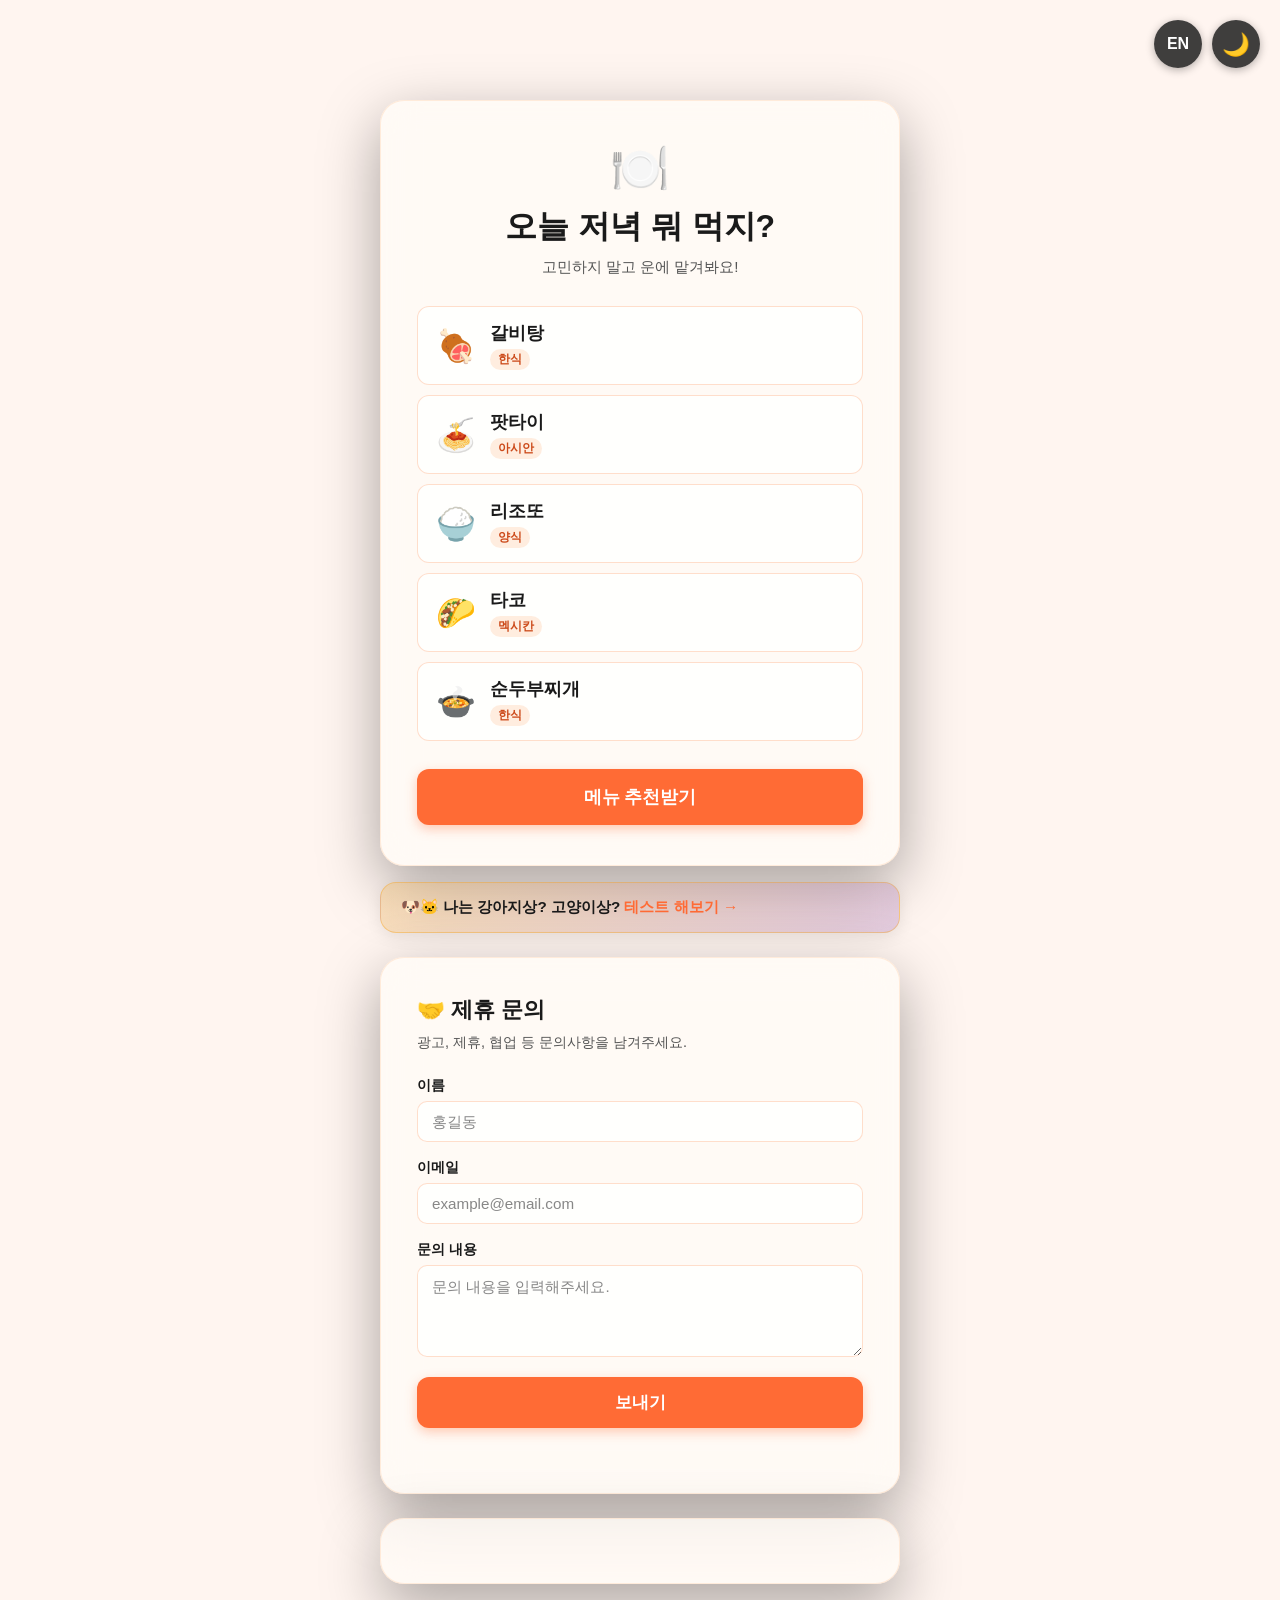
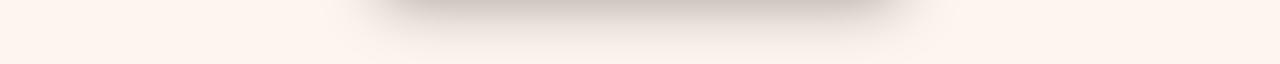
<file: menu.html>
<!DOCTYPE html>
<html lang="ko">
<head>
    <meta charset="UTF-8">
    <meta name="viewport" content="width=device-width, initial-scale=1.0">
    <title>오늘 저녁 뭐 먹지? | 랜덤 저녁 메뉴 추천</title>

    <!-- SEO 기본 메타 태그 -->
    <meta name="description" content="저녁 메뉴 고르기 어려우세요? AI가 랜덤으로 저녁 메뉴를 추천해드려요. 삼겹살, 파스타, 초밥 등 30가지 메뉴 중 5가지를 무료로 추천!">
    <meta name="keywords" content="저녁 메뉴 추천, 오늘 저녁 뭐 먹지, 랜덤 메뉴 추천, 저녁 메뉴, 메뉴 추천, 오늘 뭐 먹지, 저녁 추천">
    <meta name="robots" content="index, follow">
    <meta name="author" content="HongSam">
    <link rel="canonical" href="https://hongsam01.pages.dev/menu.html">

    <!-- Open Graph (카카오톡·페이스북·네이버 공유) -->
    <meta property="og:type" content="website">
    <meta property="og:url" content="https://hongsam01.pages.dev/menu.html">
    <meta property="og:title" content="오늘 저녁 뭐 먹지? | 랜덤 저녁 메뉴 추천">
    <meta property="og:description" content="저녁 메뉴 고르기 어려우세요? AI가 랜덤으로 저녁 메뉴를 추천해드려요. 30가지 메뉴 중 5가지 무료 추천!">
    <meta property="og:image" content="https://media.istockphoto.com/id/1442417585/ko/%EC%82%AC%EC%A7%84/%EC%B9%98%EC%A6%88-%ED%8E%98%ED%8D%BC%EB%A1%9C%EB%8B%88-%ED%94%BC%EC%9E%90-%ED%95%9C-%EC%A1%B0%EA%B0%81%EC%9D%84-%EB%A8%B9%EB%8A%94-%EC%82%AC%EB%9E%8C.jpg?s=1024x1024&w=is&k=20&c=3DbLxIf6WkhVCoTHoOGhIThDvlfEYdP680HdcUS7ygc=">
    <meta property="og:image:width" content="1024">
    <meta property="og:image:height" content="1024">
    <meta property="og:image:alt" content="오늘 저녁 뭐 먹지 랜덤 메뉴 추천">
    <meta property="og:locale" content="ko_KR">
    <meta property="og:site_name" content="HongSam">

    <!-- Twitter Card -->
    <meta name="twitter:card" content="summary_large_image">
    <meta name="twitter:title" content="오늘 저녁 뭐 먹지? | 랜덤 저녁 메뉴 추천">
    <meta name="twitter:description" content="저녁 메뉴 고르기 어려우세요? AI가 랜덤으로 저녁 메뉴를 추천해드려요!">
    <meta name="twitter:image" content="https://media.istockphoto.com/id/1442417585/ko/%EC%82%AC%EC%A7%84/%EC%B9%98%EC%A6%88-%ED%8E%98%ED%8D%BC%EB%A1%9C%EB%8B%88-%ED%94%BC%EC%9E%90-%ED%95%9C-%EC%A1%B0%EA%B0%81%EC%9D%84-%EB%A8%B9%EB%8A%94-%EC%82%AC%EB%9E%8C.jpg?s=1024x1024&w=is&k=20&c=3DbLxIf6WkhVCoTHoOGhIThDvlfEYdP680HdcUS7ygc=">

    <!-- Favicon -->
    <link rel="icon" href="data:image/svg+xml,<svg xmlns='http://www.w3.org/2000/svg' viewBox='0 0 100 100'><text y='.9em' font-size='90'>🍽️</text></svg>">

    <!-- JSON-LD 구조화 데이터 -->
    <script type="application/ld+json">
    {
      "@context": "https://schema.org",
      "@type": "WebApplication",
      "name": "오늘 저녁 뭐 먹지?",
      "alternateName": "랜덤 저녁 메뉴 추천",
      "description": "메뉴 고르기 어려울 때 AI가 랜덤으로 저녁 메뉴를 추천해드리는 서비스입니다. 한식, 일식, 중식, 양식 등 30가지 메뉴 중 5가지를 추천합니다.",
      "url": "https://hongsam01.pages.dev/menu.html",
      "applicationCategory": "LifestyleApplication",
      "operatingSystem": "Web Browser",
      "inLanguage": ["ko-KR", "en"],
      "isAccessibleForFree": true,
      "offers": {
        "@type": "Offer",
        "price": "0",
        "priceCurrency": "KRW"
      },
      "author": {
        "@type": "Person",
        "name": "HongSam"
      },
      "publisher": {
        "@type": "Organization",
        "name": "HongSam",
        "url": "https://hongsam01.pages.dev/"
      }
    }
    </script>

    <!-- Google tag (gtag.js) -->
    <script async src="https://www.googletagmanager.com/gtag/js?id=G-LM9BMMZQ3Q"></script>
    <script>
      window.dataLayer = window.dataLayer || [];
      function gtag(){dataLayer.push(arguments);}
      gtag('js', new Date());

      gtag('config', 'G-LM9BMMZQ3Q');
    </script>
    <link rel="stylesheet" href="style.css">
</head>
<body>
    <div class="top-controls">
        <button id="lang-toggle" aria-label="Toggle language">EN</button>
        <button id="theme-toggle" aria-label="Toggle dark mode">🌙</button>
    </div>
    <div class="container">
        <div class="header">
            <div class="emoji">🍽️</div>
            <h1 data-i18n="title">오늘 저녁 뭐 먹지?</h1>
            <p class="subtitle" data-i18n="subtitle">고민하지 말고 운에 맡겨봐요!</p>
        </div>
        <div id="menus"></div>
        <button id="recommend" data-i18n="btn">메뉴 추천받기</button>
    </div>

    <div class="animal-banner">
        <a href="index.html">
            🐶🐱 나는 강아지상? 고양이상? <span>테스트 해보기 →</span>
        </a>
    </div>

    <div class="form-container">
        <h2 class="form-title" data-i18n="formTitle">🤝 제휴 문의</h2>
        <p class="form-desc" data-i18n="formDesc">광고, 제휴, 협업 등 문의사항을 남겨주세요.</p>
        <form id="contact-form" action="https://formspree.io/f/mnjobnvz" method="POST">
            <div class="form-group">
                <label for="name" data-i18n="labelName">이름</label>
                <input type="text" id="name" name="name" data-i18n-placeholder="placeholderName" placeholder="홍길동" required>
            </div>
            <div class="form-group">
                <label for="email" data-i18n="labelEmail">이메일</label>
                <input type="email" id="email" name="email" data-i18n-placeholder="placeholderEmail" placeholder="example@email.com" required>
            </div>
            <div class="form-group">
                <label for="message" data-i18n="labelMsg">문의 내용</label>
                <textarea id="message" name="message" rows="4" data-i18n-placeholder="placeholderMsg" placeholder="문의 내용을 입력해주세요." required></textarea>
            </div>
            <button type="submit" id="form-submit" data-i18n="submitBtn">보내기</button>
            <p id="form-status"></p>
        </form>
    </div>
    <script src="main.js"></script>

    <div class="disqus-container">
        <div id="disqus_thread"></div>
        <script>
            (function() {
            var d = document, s = d.createElement('script');
            s.src = 'https://hongsam01-pages-dev.disqus.com/embed.js';
            s.setAttribute('data-timestamp', +new Date());
            (d.head || d.body).appendChild(s);
            })();
        </script>
        <noscript>Please enable JavaScript to view the <a href="https://disqus.com/?ref_noscript">comments powered by Disqus.</a></noscript>
    </div>
</body>
</html>
</file>
<file: style.css>
:root {
    --primary-color: #f9f9f9;
    --secondary-color: #1a1a1a;
    --accent-color: #ff6b35;
    --accent-hover: #e85d2a;
    --background-color: #fff5f0;
    --card-bg: rgba(255, 255, 255, 0.75);
    --card-border: rgba(255, 200, 170, 0.6);
    --tag-bg: rgba(255, 235, 220, 0.9);
    --tag-color: #cc4a1a;
    --toggle-bg: rgba(30, 30, 30, 0.85);
    --toggle-color: #fff;
    --subtitle-color: #555;
    --container-bg: rgba(255, 252, 248, 0.72);
    --container-border: rgba(255, 220, 190, 0.5);
}

[data-theme="dark"] {
    --primary-color: #1e1e2e;
    --secondary-color: #f0f0f0;
    --accent-color: #ff6b35;
    --accent-hover: #ff8555;
    --background-color: #12121c;
    --card-bg: rgba(30, 28, 48, 0.75);
    --card-border: rgba(80, 70, 110, 0.5);
    --tag-bg: rgba(50, 35, 70, 0.85);
    --tag-color: #ff9970;
    --toggle-bg: rgba(220, 220, 220, 0.9);
    --toggle-color: #222;
    --subtitle-color: #aaa;
    --container-bg: rgba(18, 16, 32, 0.72);
    --container-border: rgba(90, 70, 130, 0.4);
}

* {
    box-sizing: border-box;
}

.top-controls {
    position: fixed;
    top: 20px;
    right: 20px;
    display: flex;
    gap: 10px;
    z-index: 200;
}

#theme-toggle,
#lang-toggle {
    background-color: var(--toggle-bg);
    color: var(--toggle-color);
    border: none;
    border-radius: 50%;
    width: 48px;
    height: 48px;
    font-size: 1em;
    font-weight: 700;
    cursor: pointer;
    box-shadow: 0 2px 8px rgba(0,0,0,0.3);
    transition: background-color 0.3s, transform 0.2s;
}

#theme-toggle { font-size: 1.4em; }

#theme-toggle:hover,
#lang-toggle:hover {
    transform: scale(1.1);
}

body {
    font-family: 'Segoe UI', 'Apple SD Gothic Neo', Tahoma, Geneva, Verdana, sans-serif;
    display: flex;
    flex-direction: column;
    justify-content: flex-start;
    align-items: center;
    min-height: 100vh;
    margin: 0;
    padding: 60px 20px 20px;
    background-color: var(--background-color);
    transition: background-color 0.3s;
    position: relative;
}

body::before {
    content: '';
    position: fixed;
    inset: 0;
    background-image: url('https://media.istockphoto.com/id/1442417585/ko/%EC%82%AC%EC%A7%84/%EC%B9%98%EC%A6%88-%ED%8E%98%ED%8D%BC%EB%A1%9C%EB%8B%88-%ED%94%BC%EC%9E%90-%ED%95%9C-%EC%A1%B0%EA%B0%81%EC%9D%84-%EB%A8%B9%EB%8A%94-%EC%82%AC%EB%9E%8C.jpg?s=1024x1024&w=is&k=20&c=3DbLxIf6WkhVCoTHoOGhIThDvlfEYdP680HdcUS7ygc=');
    background-size: cover;
    background-position: center;
    background-repeat: no-repeat;
    filter: brightness(0.55) saturate(1.2);
    z-index: -1;
    transition: filter 0.4s;
}

[data-theme="dark"] body::before {
    filter: brightness(0.3) saturate(1.0);
}

.container {
    text-align: center;
    background-color: var(--container-bg);
    backdrop-filter: blur(18px) saturate(1.4);
    -webkit-backdrop-filter: blur(18px) saturate(1.4);
    border: 1px solid var(--container-border);
    padding: 40px 36px;
    border-radius: 24px;
    box-shadow: 0 20px 60px rgba(0, 0, 0, 0.35);
    width: 100%;
    max-width: 520px;
    margin-top: 40px;
    position: relative;
    z-index: 1;
}

.header {
    margin-bottom: 28px;
}

.emoji {
    font-size: 3em;
    margin-bottom: 8px;
}

h1 {
    color: var(--secondary-color);
    margin: 0 0 8px;
    font-size: 2em;
}

.subtitle {
    color: var(--subtitle-color);
    margin: 0;
    font-size: 0.95em;
}

#menus {
    display: flex;
    flex-direction: column;
    gap: 10px;
    margin-bottom: 28px;
}

.menu-card {
    background-color: var(--card-bg);
    border: 1.5px solid var(--card-border);
    border-radius: 12px;
    padding: 14px 18px;
    display: flex;
    align-items: center;
    gap: 14px;
    text-align: left;
    transition: transform 0.2s, box-shadow 0.2s;
    animation: fadeIn 0.3s ease both;
}

.menu-card:hover {
    transform: translateY(-2px);
    box-shadow: 0 6px 16px rgba(0,0,0,0.1);
}

@keyframes fadeIn {
    from { opacity: 0; transform: translateY(8px); }
    to   { opacity: 1; transform: translateY(0); }
}

.menu-card:nth-child(1) { animation-delay: 0.00s; }
.menu-card:nth-child(2) { animation-delay: 0.05s; }
.menu-card:nth-child(3) { animation-delay: 0.10s; }
.menu-card:nth-child(4) { animation-delay: 0.15s; }
.menu-card:nth-child(5) { animation-delay: 0.20s; }

.menu-icon {
    font-size: 2em;
    flex-shrink: 0;
}

.menu-info {
    flex: 1;
}

.menu-name {
    font-size: 1.1em;
    font-weight: 700;
    color: var(--secondary-color);
    margin-bottom: 4px;
}

.menu-tag {
    display: inline-block;
    font-size: 0.75em;
    background-color: var(--tag-bg);
    color: var(--tag-color);
    padding: 2px 8px;
    border-radius: 20px;
    font-weight: 600;
}

#recommend {
    width: 100%;
    background-color: var(--accent-color);
    color: white;
    border: none;
    padding: 16px;
    font-size: 1.1em;
    font-weight: 700;
    border-radius: 12px;
    cursor: pointer;
    transition: background-color 0.2s, transform 0.15s, box-shadow 0.2s;
    box-shadow: 0 4px 12px rgba(255, 107, 53, 0.35);
}

#recommend:hover {
    background-color: var(--accent-hover);
    transform: translateY(-1px);
    box-shadow: 0 6px 18px rgba(255, 107, 53, 0.45);
}

#recommend:active {
    transform: translateY(0);
}

/* ── 제휴 문의 폼 ────────────────────────────────── */
.form-container {
    background-color: var(--container-bg);
    backdrop-filter: blur(18px) saturate(1.4);
    -webkit-backdrop-filter: blur(18px) saturate(1.4);
    border: 1px solid var(--container-border);
    border-radius: 24px;
    box-shadow: 0 20px 60px rgba(0, 0, 0, 0.35);
    padding: 36px;
    width: 100%;
    max-width: 520px;
    margin-top: 24px;
    position: relative;
    z-index: 1;
}

.form-title {
    color: var(--secondary-color);
    font-size: 1.4em;
    margin: 0 0 8px;
}

.form-desc {
    color: var(--subtitle-color);
    font-size: 0.9em;
    margin: 0 0 24px;
}

.form-group {
    display: flex;
    flex-direction: column;
    gap: 6px;
    margin-bottom: 16px;
    text-align: left;
}

.form-group label {
    font-size: 0.88em;
    font-weight: 600;
    color: var(--secondary-color);
}

.form-group input,
.form-group textarea {
    background-color: var(--card-bg);
    border: 1.5px solid var(--card-border);
    border-radius: 10px;
    padding: 11px 14px;
    font-size: 0.95em;
    color: var(--secondary-color);
    font-family: inherit;
    transition: border-color 0.2s, box-shadow 0.2s;
    outline: none;
    resize: vertical;
}

.form-group input::placeholder,
.form-group textarea::placeholder {
    color: var(--subtitle-color);
    opacity: 0.7;
}

.form-group input:focus,
.form-group textarea:focus {
    border-color: var(--accent-color);
    box-shadow: 0 0 0 3px rgba(255, 107, 53, 0.18);
}

#form-submit {
    width: 100%;
    background-color: var(--accent-color);
    color: white;
    border: none;
    padding: 14px;
    font-size: 1.05em;
    font-weight: 700;
    border-radius: 12px;
    cursor: pointer;
    transition: background-color 0.2s, transform 0.15s, box-shadow 0.2s;
    box-shadow: 0 4px 12px rgba(255, 107, 53, 0.35);
    margin-top: 4px;
}

#form-submit:hover {
    background-color: var(--accent-hover);
    transform: translateY(-1px);
    box-shadow: 0 6px 18px rgba(255, 107, 53, 0.45);
}

#form-submit:active {
    transform: translateY(0);
}

#form-submit:disabled {
    opacity: 0.6;
    cursor: not-allowed;
    transform: none;
}

#form-status {
    margin: 12px 0 0;
    font-size: 0.9em;
    font-weight: 600;
    min-height: 1.2em;
    text-align: center;
}

#form-status.success { color: #2ecc71; }
#form-status.error   { color: #e74c3c; }

.disqus-container {
    width: 100%;
    max-width: 520px;
    margin: 24px 0 60px;
    padding: 32px;
    background: var(--container-bg);
    backdrop-filter: blur(18px) saturate(1.4);
    -webkit-backdrop-filter: blur(18px) saturate(1.4);
    border: 1px solid var(--container-border);
    border-radius: 24px;
    box-shadow: 0 20px 60px rgba(0, 0, 0, 0.35);
    position: relative;
    z-index: 1;
}

/* Animal test banner */
.animal-banner {
    width: 100%;
    max-width: 520px;
    margin-top: 16px;
    position: relative;
    z-index: 1;
}
.animal-banner a {
    display: block;
    background: linear-gradient(135deg, rgba(245,166,35,0.25), rgba(155,89,182,0.25));
    backdrop-filter: blur(12px);
    -webkit-backdrop-filter: blur(12px);
    border: 1.5px solid rgba(245,166,35,0.4);
    border-radius: 16px;
    padding: 14px 20px;
    text-decoration: none;
    color: var(--secondary-color);
    font-weight: 700;
    font-size: 0.95em;
    transition: transform 0.2s, box-shadow 0.2s;
    box-shadow: 0 4px 16px rgba(0,0,0,0.08);
}
.animal-banner a span {
    color: var(--accent-color);
}
.animal-banner a:hover {
    transform: translateY(-2px);
    box-shadow: 0 8px 24px rgba(0,0,0,0.12);
}
</file>
